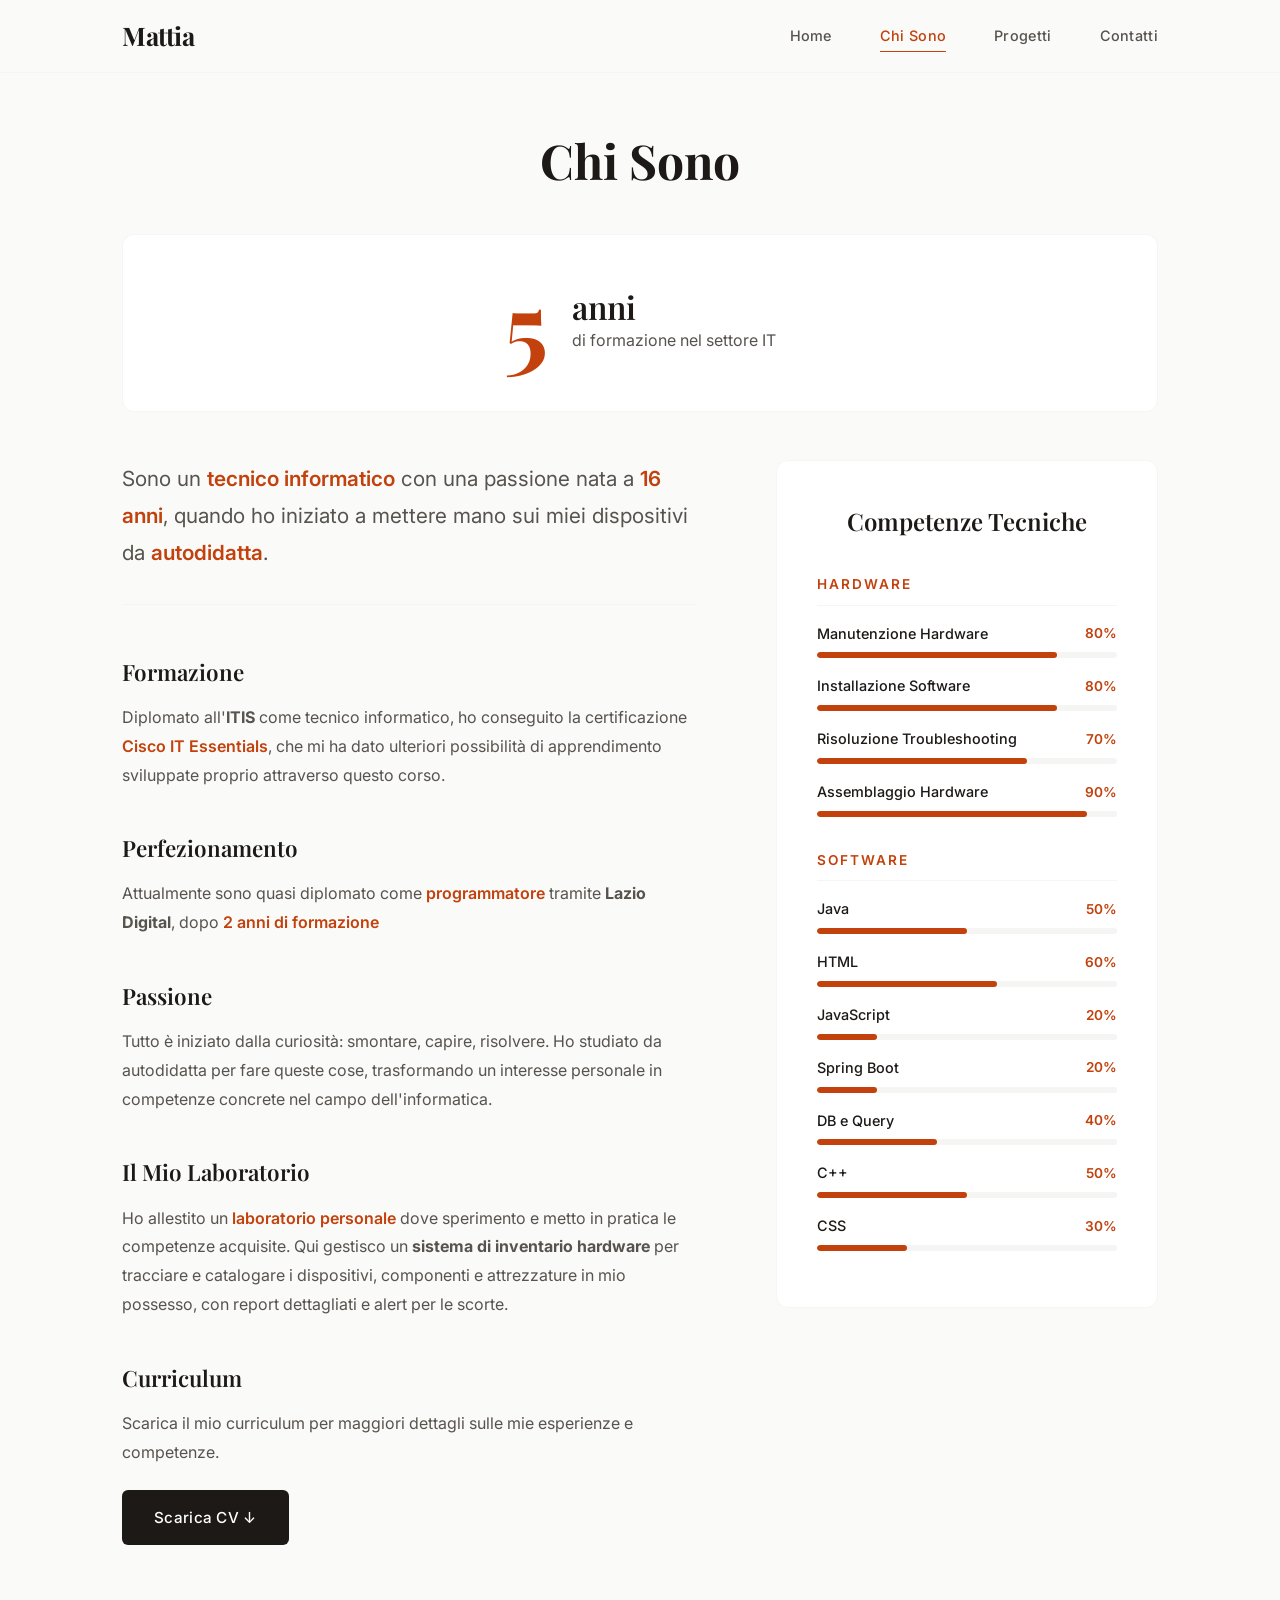
<file: Portfolio_website/frontend/about.html>
<!DOCTYPE html>
<html lang="it">
<head>
    <meta charset="UTF-8">
    <meta name="viewport" content="width=device-width, initial-scale=1.0">
    <title>Chi Sono | Mattia Verdinelli</title>
    <link rel="preconnect" href="https://fonts.googleapis.com">
    <link href="https://fonts.googleapis.com/css2?family=Inter:wght@300;400;500;600;700&family=Playfair+Display:wght@600;700&display=swap" rel="stylesheet">
    <link rel="stylesheet" href="css/main.css">
    <link rel="stylesheet" href="css/responsive.css">
</head>
<body>
    <!-- NAVBAR -->
    <nav class="navbar">
        <div class="nav-container">
            <a href="index.html" class="nav-logo">Mattia</a>
            
            <ul class="nav-menu">
                <li><a href="index.html" class="nav-link">Home</a></li>
                <li><a href="about.html" class="nav-link active">Chi Sono</a></li>
                <li><a href="projects.html" class="nav-link">Progetti</a></li>
                <li><a href="contact.html" class="nav-link">Contatti</a></li>
            </ul>
            
            <div class="hamburger">
                <span class="bar"></span>
                <span class="bar"></span>
                <span class="bar"></span>
            </div>
        </div>
    </nav>
    
    <!-- ABOUT PAGE -->
    <section class="about-page">
        <div class="container">
            <h1 class="page-title">Chi Sono</h1>
            
            <!-- ESPERIENZA IN EVIDENZA -->
            <div class="experience-highlight">
                <span class="experience-number">5</span>
                <div class="experience-text">
                    <span class="experience-years">anni</span>
                    <span class="experience-label">di formazione nel settore IT</span>
                </div>
            </div>
            
            <div class="about-content">
                <div class="about-text">
                    <p class="about-lead">
                        Sono un <span class="accent">tecnico informatico</span> con una passione nata a <span class="accent">16 anni</span>, 
                        quando ho iniziato a mettere mano sui miei dispositivi da <span class="accent">autodidatta</span>.
                    </p>
                    
                    <div class="about-block">
                        <h3>Formazione</h3>
                        <p>
                            Diplomato all'<strong>ITIS</strong> come tecnico informatico, ho conseguito la certificazione 
                            <span class="accent">Cisco IT Essentials</span>, che mi ha dato ulteriori possibilità di apprendimento 
                            sviluppate proprio attraverso questo corso.
                        </p>
                    </div>
                    
                    <div class="about-block">
                        <h3>Perfezionamento</h3>
                        <p>
                            Attualmente sono quasi diplomato come <span class="accent">programmatore</span> tramite 
                            <strong>Lazio Digital</strong>, dopo <span class="accent">2 anni di formazione</span>
                        </p>
                    </div>
                    
                    <div class="about-block">
                        <h3>Passione</h3>
                        <p>
                            Tutto è iniziato dalla curiosità: smontare, capire, risolvere. 
                            Ho studiato da autodidatta per fare queste cose, trasformando un interesse personale 
                            in competenze concrete nel campo dell'informatica.
                        </p>
                    </div>
                    
                    <div class="about-block">
                        <h3>Il Mio Laboratorio</h3>
                        <p>
                            Ho allestito un <span class="accent">laboratorio personale</span> dove sperimento e metto in pratica 
                            le competenze acquisite. Qui gestisco un <strong>sistema di inventario hardware</strong> 
                            per tracciare e catalogare i dispositivi, componenti e attrezzature in mio possesso, 
                            con report dettagliati e alert per le scorte.
                        </p>
                    </div>
                    
                    <div class="about-block about-block-cv">
                        <h3>Curriculum</h3>
                        <p>
                            Scarica il mio curriculum per maggiori dettagli sulle mie esperienze e competenze.
                        </p>
                        <a href="assets/documents/CV-Mattia-Verdinelli.pdf" class="btn btn-primary" download>
                            Scarica CV ↓
                        </a>
                    </div>
                </div>
                
                <!-- COMPETENZE CON BARRE -->
                <div class="skills-panel">
                    <h3 class="skills-title">Competenze Tecniche</h3>
                    
                    <div class="skills-category">
                        <h4>Hardware</h4>
                        
                        <div class="skill-item">
                            <div class="skill-header">
                                <span>Manutenzione Hardware</span>
                                <span class="skill-percent">80%</span>
                            </div>
                            <div class="skill-bar">
                                <div class="skill-fill" style="width: 80%;"></div>
                            </div>
                        </div>
                        
                        <div class="skill-item">
                            <div class="skill-header">
                                <span>Installazione Software</span>
                                <span class="skill-percent">80%</span>
                            </div>
                            <div class="skill-bar">
                                <div class="skill-fill" style="width: 80%;"></div>
                            </div>
                        </div>
                        
                        <div class="skill-item">
                            <div class="skill-header">
                                <span>Risoluzione Troubleshooting</span>
                                <span class="skill-percent">70%</span>
                            </div>
                            <div class="skill-bar">
                                <div class="skill-fill" style="width: 70%;"></div>
                            </div>
                        </div>
                        
                        <div class="skill-item">
                            <div class="skill-header">
                                <span>Assemblaggio Hardware</span>
                                <span class="skill-percent">90%</span>
                            </div>
                            <div class="skill-bar">
                                <div class="skill-fill" style="width: 90%;"></div>
                            </div>
                        </div>
                    </div>
                    
                    <div class="skills-category">
                        <h4>Software</h4>
                        
                        <div class="skill-item">
                            <div class="skill-header">
                                <span>Java</span>
                                <span class="skill-percent">50%</span>
                            </div>
                            <div class="skill-bar">
                                <div class="skill-fill" style="width: 50%;"></div>
                            </div>
                        </div>
                        
                        <div class="skill-item">
                            <div class="skill-header">
                                <span>HTML</span>
                                <span class="skill-percent">60%</span>
                            </div>
                            <div class="skill-bar">
                                <div class="skill-fill" style="width: 60%;"></div>
                            </div>
                        </div>
                        
                        <div class="skill-item">
                            <div class="skill-header">
                                <span>JavaScript</span>
                                <span class="skill-percent">20%</span>
                            </div>
                            <div class="skill-bar">
                                <div class="skill-fill" style="width: 20%;"></div>
                            </div>
                        </div>
                        
                        <div class="skill-item">
                            <div class="skill-header">
                                <span>Spring Boot</span>
                                <span class="skill-percent">20%</span>
                            </div>
                            <div class="skill-bar">
                                <div class="skill-fill" style="width: 20%;"></div>
                            </div>
                        </div>
                        
                        <div class="skill-item">
                            <div class="skill-header">
                                <span>DB e Query</span>
                                <span class="skill-percent">40%</span>
                            </div>
                            <div class="skill-bar">
                                <div class="skill-fill" style="width: 40%;"></div>
                            </div>
                        </div>
                        
                        <div class="skill-item">
                            <div class="skill-header">
                                <span>C++</span>
                                <span class="skill-percent">50%</span>
                            </div>
                            <div class="skill-bar">
                                <div class="skill-fill" style="width: 50%;"></div>
                            </div>
                        </div>
                        
                        <div class="skill-item">
                            <div class="skill-header">
                                <span>CSS</span>
                                <span class="skill-percent">30%</span>
                            </div>
                            <div class="skill-bar">
                                <div class="skill-fill" style="width: 30%;"></div>
                            </div>
                        </div>
                    </div>
                </div>
            </div>
        </div>
    </section>

    <script src="js/main.js"></script>
</body>
</html>
</file>
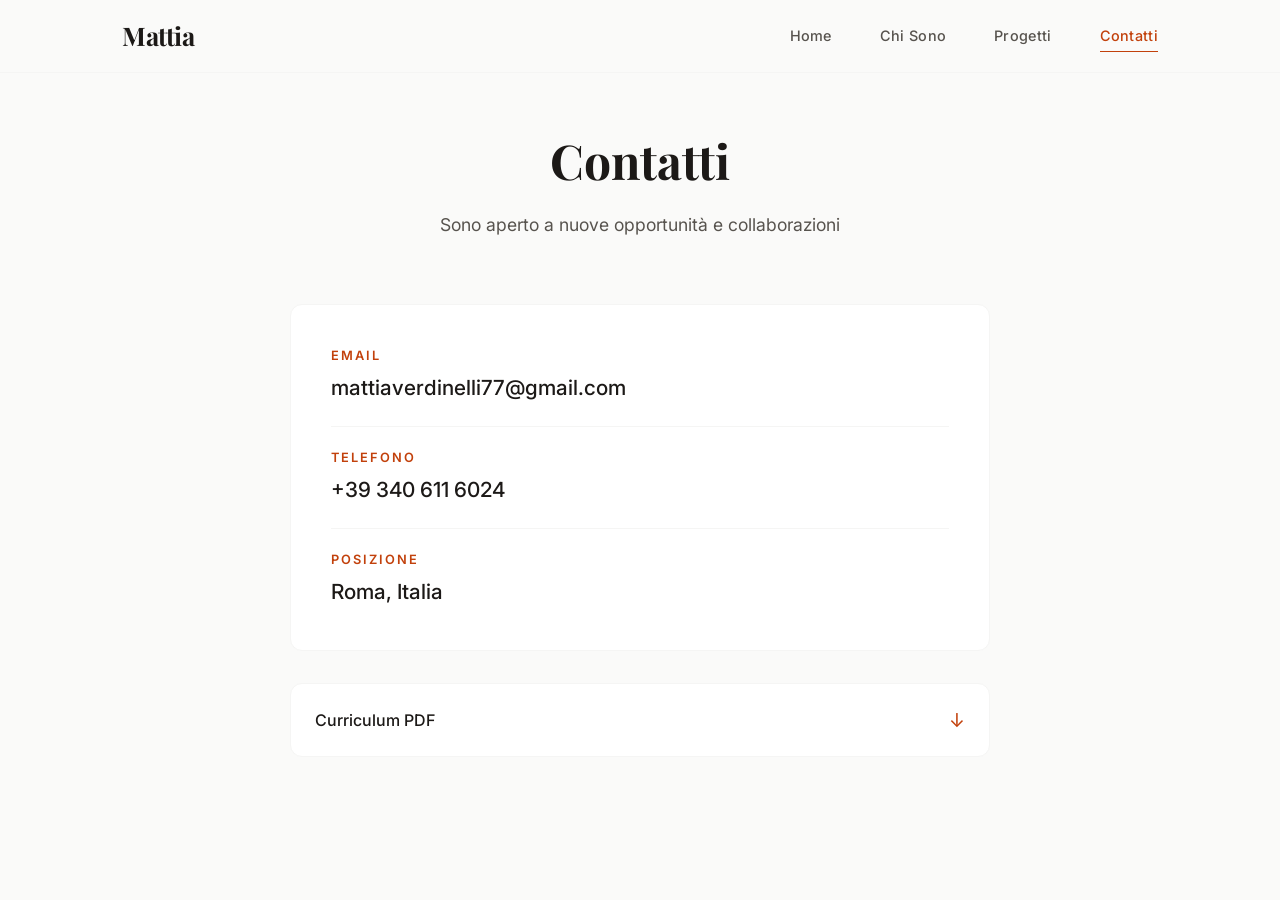
<file: Portfolio_website/frontend/contact.html>
<!DOCTYPE html>
<html lang="it">
<head>
    <meta charset="UTF-8">
    <meta name="viewport" content="width=device-width, initial-scale=1.0">
    <title>Contatti | Mattia Verdinelli</title>
    <link rel="preconnect" href="https://fonts.googleapis.com">
    <link href="https://fonts.googleapis.com/css2?family=Inter:wght@300;400;500;600;700&family=Playfair+Display:wght@600;700&display=swap" rel="stylesheet">
    <link rel="stylesheet" href="css/main.css">
    <link rel="stylesheet" href="css/responsive.css">
</head>
<body>
    <!-- NAVBAR -->
    <nav class="navbar">
        <div class="nav-container">
            <a href="index.html" class="nav-logo">Mattia</a>
            
            <ul class="nav-menu">
                <li><a href="index.html" class="nav-link">Home</a></li>
                <li><a href="about.html" class="nav-link">Chi Sono</a></li>
                <li><a href="projects.html" class="nav-link">Progetti</a></li>
                <li><a href="contact.html" class="nav-link active">Contatti</a></li>
            </ul>
            
            <div class="hamburger">
                <span class="bar"></span>
                <span class="bar"></span>
                <span class="bar"></span>
            </div>
        </div>
    </nav>
    
    <!-- CONTACT PAGE -->
    <section class="contact-page">
        <div class="container">
            <div class="contact-header">
                <h1 class="page-title">Contatti</h1>
                <p class="page-subtitle">Sono aperto a nuove opportunità e collaborazioni</p>
            </div>
            
            <div class="contact-layout">
                <!-- Info principali -->
                <div class="contact-main">
                    <div class="contact-item">
                        <span class="contact-label">Email</span>
                        <a href="mailto:mattia.verdinelli@email.it" class="contact-value">mattiaverdinelli77@gmail.com</a>
                    </div>
                    
                    <div class="contact-divider"></div>
                    
                    <div class="contact-item">
                        <span class="contact-label">Telefono</span>
                        <a href="tel:+391234567890" class="contact-value">+39 340 611 6024</a>
                    </div>
                    
                    <div class="contact-divider"></div>
                    
                    <div class="contact-item">
                        <span class="contact-label">Posizione</span>
                        <span class="contact-value">Roma, Italia</span>
                    </div>
                </div>
                
                <!-- Social / Link -->
                
                    
                    <a href="assets/documents/CV-Mattia-Verdinelli.pdf" class="social-link" download>
                        <span class="social-name">Curriculum PDF</span>
                        <span class="social-arrow">↓</span>
                    </a>
                </div>
            </div>
        </div>
    </section>

    <script src="js/main.js"></script>
</body>
</html>
</file>
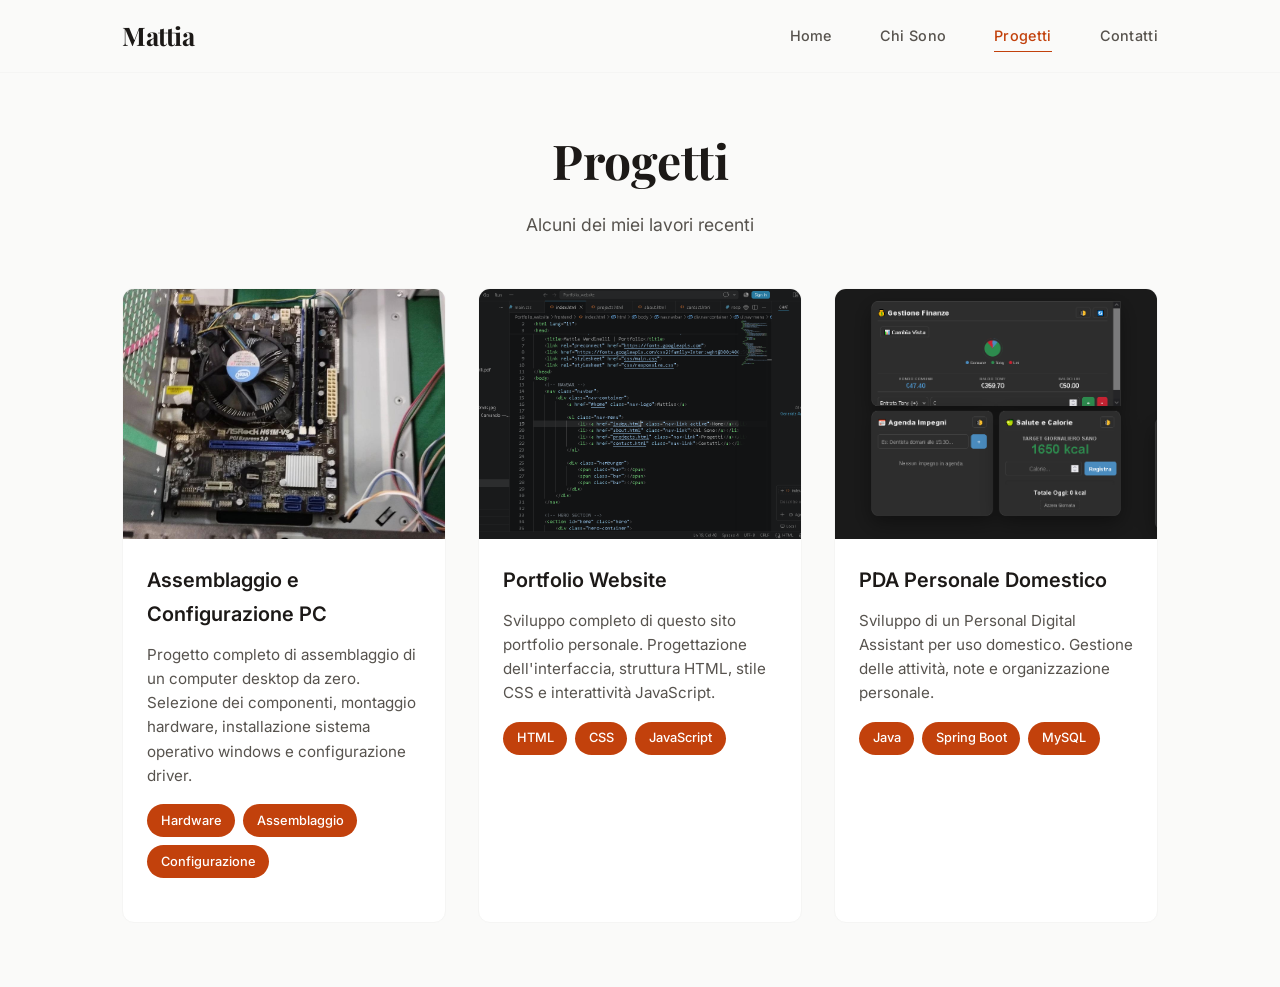
<file: Portfolio_website/frontend/projects.html>
<!DOCTYPE html>
<html lang="it">
<head>
    <meta charset="UTF-8">
    <meta name="viewport" content="width=device-width, initial-scale=1.0">
    <title>Progetti | Mattia Verdinelli</title>
    <link rel="preconnect" href="https://fonts.googleapis.com">
    <link href="https://fonts.googleapis.com/css2?family=Inter:wght@300;400;500;600;700&family=Playfair+Display:wght@600;700&display=swap" rel="stylesheet">
    <link rel="stylesheet" href="css/main.css">
    <link rel="stylesheet" href="css/responsive.css">
</head>
<body>
    <!-- NAVBAR -->
    <nav class="navbar">
        <div class="nav-container">
            <a href="index.html" class="nav-logo">Mattia</a>
            
            <ul class="nav-menu">
                <li><a href="index.html" class="nav-link">Home</a></li>
                <li><a href="about.html" class="nav-link">Chi Sono</a></li>
                <li><a href="projects.html" class="nav-link active">Progetti</a></li>
                <li><a href="contact.html" class="nav-link">Contatti</a></li>
            </ul>
            
            <div class="hamburger">
                <span class="bar"></span>
                <span class="bar"></span>
                <span class="bar"></span>
            </div>
        </div>
    </nav>
    
    <!-- PROJECTS PAGE -->
    <section class="projects-page">
        <div class="container">
            <h1 class="page-title">Progetti</h1>
            <p class="page-subtitle">Alcuni dei miei lavori recenti</p>
            
            <div class="projects-grid">
                <!-- Progetto 1: Assemblaggio PC -->
                <div class="project-card">
                    <div class="project-image">
                        <img src="assets/images/projects/40717.jpg" alt="Assemblaggio PC">
                    </div>
                    <div class="project-content">
                        <h3>Assemblaggio e Configurazione PC</h3>
                        <p>Progetto completo di assemblaggio di un computer desktop da zero. Selezione dei componenti, montaggio hardware, installazione sistema operativo windows e configurazione driver.</p>
                        <div class="project-tags">
                            <span class="tag">Hardware</span>
                            <span class="tag">Assemblaggio</span>
                            <span class="tag">Configurazione</span>
                        </div>
                        <div class="project-links">
                        </div>
                    </div>
                </div>

                <!-- Progetto 2: Portfolio Website -->
                <div class="project-card">
                    <div class="project-image">
                        <img src="assets/images/projects/index.html - Portfolio_website - Visual Studio Code 28_07_2026 22_00_09.png" alt="Portfolio Website">
                    </div>
                    <div class="project-content">
                        <h3>Portfolio Website</h3>
                        <p>Sviluppo completo di questo sito portfolio personale. Progettazione dell'interfaccia, struttura HTML, stile CSS e interattività JavaScript.</p>
                        <div class="project-tags">
                            <span class="tag">HTML</span>
                            <span class="tag">CSS</span>
                            <span class="tag">JavaScript</span>
                        </div>
                        <div class="project-links">
                        </div>
                    </div>
                </div>

                <!-- Progetto 3: PDA Personale Domestico -->
                <div class="project-card">
                    <div class="project-image">
                        <img src="assets/images/projects/PDA - Controllo di Comando — Mozilla Firefox 28_07_2026 21_56_45.png" alt="PDA Personale Domestico">
                    </div>
                    <div class="project-content">
                        <h3>PDA Personale Domestico</h3>
                        <p>Sviluppo di un Personal Digital Assistant per uso domestico. Gestione delle attività, note e organizzazione personale.</p>
                        <div class="project-tags">
                            <span class="tag">Java</span>
                            <span class="tag">Spring Boot</span>
                            <span class="tag">MySQL</span>
                        </div>
                        <div class="project-links">
                        </div>
                    </div>
                </div>

                
        </div>
    </section>

    <script src="js/main.js"></script>
</body>
</html>
</file>
<file: Portfolio_website/frontend/css/main.css>
/* ========================================
   VARIABILI - TEMA CHIARO
   ======================================== */
:root {
    --bg: #fafaf9;
    --bg-card: #ffffff;
    --text-primary: #1c1917;
    --text-secondary: #57534e;
    --text-muted: #a8a29e;
    --accent: #c2410c;
    --accent-light: #ea580c;
    --border: #e7e5e4;
    --border-light: #f5f5f4;
    --shadow: 0 1px 3px rgba(0, 0, 0, 0.05);
    --shadow-lg: 0 10px 40px rgba(0, 0, 0, 0.08);
    --radius: 6px;
    --transition: all 0.25s cubic-bezier(0.4, 0, 0.2, 1);
}

/* ========================================
   RESET & BASE
   ======================================== */
* {
    margin: 0;
    padding: 0;
    box-sizing: border-box;
}

html {
    scroll-behavior: smooth;
    font-size: 16px;
}

body {
    font-family: 'Inter', system-ui, -apple-system, sans-serif;
    background-color: var(--bg);
    color: var(--text-primary);
    line-height: 1.7;
    -webkit-font-smoothing: antialiased;
}

/* ========================================
   NAVBAR
   ======================================== */
.navbar {
    position: fixed;
    top: 0;
    width: 100%;
    background: rgba(250, 250, 249, 0.92);
    backdrop-filter: blur(12px);
    border-bottom: 1px solid var(--border-light);
    z-index: 1000;
}

.nav-container {
    max-width: 1100px;
    margin: 0 auto;
    display: flex;
    justify-content: space-between;
    align-items: center;
    height: 72px;
    padding: 0 2rem;
}

.nav-logo {
    font-family: 'Playfair Display', serif;
    font-size: 1.6rem;
    font-weight: 700;
    color: var(--text-primary);
    text-decoration: none;
    letter-spacing: -0.5px;
    transition: var(--transition);
}

.nav-logo:hover {
    color: var(--accent);
}

.nav-menu {
    display: flex;
    list-style: none;
    gap: 3rem;
}

.nav-link {
    color: var(--text-secondary);
    text-decoration: none;
    font-weight: 500;
    font-size: 0.9rem;
    letter-spacing: 0.3px;
    padding: 0.5rem 0;
    position: relative;
    transition: var(--transition);
}

.nav-link:hover {
    color: var(--text-primary);
}

.nav-link.active {
    color: var(--accent);
}

.nav-link::after {
    content: '';
    position: absolute;
    bottom: 0;
    left: 0;
    width: 0;
    height: 1.5px;
    background: var(--accent);
    transition: var(--transition);
}

.nav-link:hover::after,
.nav-link.active::after {
    width: 100%;
}

.hamburger {
    display: none;
    cursor: pointer;
    padding: 0.5rem;
}

.bar {
    display: block;
    width: 22px;
    height: 1.5px;
    margin: 5px auto;
    background: var(--text-primary);
    border-radius: 1px;
    transition: var(--transition);
}

/* ========================================
   HERO - DUE COLONNE
   ======================================== */
.hero {
    min-height: 100vh;
    display: flex;
    align-items: center;
    justify-content: center;
    padding: 100px 2rem 4rem;
}

.hero-container {
    max-width: 1100px;
    width: 100%;
    display: grid;
    grid-template-columns: 1.3fr 1fr;
    gap: 5rem;
    align-items: center;
    animation: fadeInUp 0.8s ease-out;
}

.hero-text {
    text-align: left;
}

.hero-subtitle {
    color: var(--accent);
    font-size: 0.85rem;
    font-weight: 600;
    letter-spacing: 3px;
    text-transform: uppercase;
    margin-bottom: 1rem;
}

.hero-title {
    font-family: 'Playfair Display', serif;
    font-size: clamp(3rem, 6vw, 5rem);
    font-weight: 700;
    color: var(--text-primary);
    line-height: 1.05;
    margin-bottom: 1rem;
    letter-spacing: -1px;
}

.hero-role {
    font-size: 1.3rem;
    font-weight: 400;
    color: var(--text-secondary);
    margin-bottom: 1.5rem;
}

.hero-line {
    width: 60px;
    height: 2px;
    background: var(--accent);
    margin-bottom: 1.5rem;
}

.hero-description {
    font-size: 1.05rem;
    color: var(--text-secondary);
    margin-bottom: 2rem;
    max-width: 480px;
    line-height: 1.8;
}

.accent {
    color: var(--accent);
    font-weight: 600;
    text-decoration: none;
    border-bottom: none;
    padding-bottom: 0;
}

/* FOTO */
.hero-image {
    display: flex;
    justify-content: center;
    align-items: center;
}

.hero-image img {
    width: 380px;
    height: 380px;
    object-fit: cover;
    border-radius: 12px;
    box-shadow: var(--shadow-lg);
    transition: var(--transition);
}

.hero-image img:hover {
    transform: scale(1.02);
}

/* Bottoni */
.hero-buttons {
    display: flex;
    gap: 1.5rem;
    align-items: center;
    flex-wrap: wrap;
}

.btn {
    display: inline-flex;
    align-items: center;
    gap: 0.5rem;
    padding: 0.9rem 2rem;
    border-radius: var(--radius);
    text-decoration: none;
    font-weight: 500;
    font-size: 0.95rem;
    transition: var(--transition);
    letter-spacing: 0.3px;
}

.btn-primary {
    background: var(--text-primary);
    color: #ffffff;
}

.btn-primary:hover {
    background: var(--accent);
    transform: translateY(-2px);
    box-shadow: var(--shadow-lg);
}

.btn-secondary {
    color: var(--text-secondary);
    padding: 0.9rem 0;
    background: none;
    border: none;
}

.btn-secondary:hover {
    color: var(--accent);
}

/* ========================================
   SEZIONI GENERALI
   ======================================== */
.container {
    max-width: 1100px;
    margin: 0 auto;
    padding: 0 2rem;
}

.section-title {
    font-family: 'Playfair Display', serif;
    font-size: 2.5rem;
    font-weight: 700;
    color: var(--text-primary);
    margin-bottom: 0.5rem;
    text-align: center;
}

.section-subtitle {
    color: var(--text-secondary);
    text-align: center;
    margin-bottom: 3rem;
    font-size: 1.05rem;
}

/* ========================================
   PAGINA CHI SONO
   ======================================== */
.about-page {
    padding: 120px 0 4rem;
    background: var(--bg);
    min-height: 100vh;
}

.about-content {
    display: grid;
    grid-template-columns: 1.5fr 1fr;
    gap: 5rem;
    align-items: start;
    margin-top: 3rem;
}

.about-text {
    text-align: left;
}

.about-lead {
    font-size: 1.3rem;
    line-height: 1.8;
    color: var(--text-secondary);
    margin-bottom: 3rem;
    padding-bottom: 2rem;
    border-bottom: 1px solid var(--border-light);
}

.about-block {
    margin-bottom: 2.5rem;
}

.about-block-cv {
    margin-bottom: 5rem;
}

.about-block h3 {
    font-family: 'Playfair Display', serif;
    font-size: 1.4rem;
    font-weight: 600;
    color: var(--text-primary);
    margin-bottom: 0.75rem;
}

.about-block p {
    color: var(--text-secondary);
    line-height: 1.8;
    font-size: 1rem;
    margin-bottom: 1.5rem;
}

/* ESPERIENZA IN EVIDENZA */
.experience-highlight {
    display: flex;
    align-items: center;
    justify-content: center;
    gap: 1.5rem;
    margin: 2rem 0 3rem;
    padding: 2.5rem;
    background: var(--bg-card);
    border-radius: 12px;
    border: 1px solid var(--border-light);
    text-align: center;
}

.experience-number {
    font-family: 'Playfair Display', serif;
    font-size: 6rem;
    font-weight: 700;
    color: var(--accent);
    line-height: 1;
}

.experience-text {
    display: flex;
    flex-direction: column;
    align-items: flex-start;
    text-align: left;
}

.experience-years {
    font-family: 'Playfair Display', serif;
    font-size: 2rem;
    font-weight: 600;
    color: var(--text-primary);
    line-height: 1;
    text-transform: lowercase;
}

.experience-label {
    font-size: 1rem;
    color: var(--text-secondary);
    margin-top: 0.25rem;
}

/* COMPETENZE - BARRE PERCENTUALI */
.skills-panel {
    background: var(--bg-card);
    border-radius: 12px;
    padding: 2.5rem;
    border: 1px solid var(--border-light);
    position: sticky;
    top: 100px;
}

.skills-title {
    font-family: 'Playfair Display', serif;
    font-size: 1.5rem;
    font-weight: 600;
    color: var(--text-primary);
    margin-bottom: 2rem;
    text-align: center;
}

.skills-category {
    margin-bottom: 2rem;
}

.skills-category:last-child {
    margin-bottom: 0;
}

.skills-category h4 {
    font-size: 0.85rem;
    font-weight: 600;
    color: var(--accent);
    text-transform: uppercase;
    letter-spacing: 2px;
    margin-bottom: 1rem;
    padding-bottom: 0.5rem;
    border-bottom: 1px solid var(--border-light);
}

.skill-item {
    margin-bottom: 1rem;
}

.skill-header {
    display: flex;
    justify-content: space-between;
    align-items: center;
    margin-bottom: 0.4rem;
}

.skill-header span:first-child {
    font-size: 0.9rem;
    font-weight: 500;
    color: var(--text-primary);
}

.skill-percent {
    font-size: 0.85rem;
    font-weight: 600;
    color: var(--accent);
}

.skill-bar {
    width: 100%;
    height: 6px;
    background: var(--border-light);
    border-radius: 3px;
    overflow: hidden;
}

.skill-fill {
    height: 100%;
    background: var(--accent);
    border-radius: 3px;
    transition: width 1s ease-out;
}

/* ========================================
   PAGINA PROGETTI
   ======================================== */
.projects-page {
    padding: 120px 0 4rem;
    background: var(--bg);
    min-height: 100vh;
}

.page-title {
    font-family: 'Playfair Display', serif;
    font-size: 3rem;
    font-weight: 700;
    color: var(--text-primary);
    text-align: center;
    margin-bottom: 0.5rem;
}

.page-subtitle {
    color: var(--text-secondary);
    text-align: center;
    margin-bottom: 3rem;
    font-size: 1.1rem;
}

.projects-grid {
    display: grid;
    grid-template-columns: repeat(auto-fit, minmax(320px, 1fr));
    gap: 2rem;
}

.project-card {
    background: var(--bg-card);
    border-radius: 12px;
    overflow: hidden;
    border: 1px solid var(--border-light);
    transition: var(--transition);
}

.project-card:hover {
    transform: translateY(-5px);
    box-shadow: var(--shadow-lg);
    border-color: var(--border);
}

.project-image {
    width: 100%;
    height: 250px;
    overflow: hidden;
    background: linear-gradient(135deg, #e7e5e4 0%, #d6d3d1 100%);
}

.project-image img {
    width: 100%;
    height: 100%;
    object-fit: cover;
    object-position: top;
    transition: var(--transition);
}

.project-card:hover .project-image img {
    transform: scale(1.05);
}

.project-content {
    padding: 1.5rem;
}

.project-content h3 {
    font-size: 1.25rem;
    font-weight: 600;
    color: var(--text-primary);
    margin-bottom: 0.75rem;
}

.project-content p {
    color: var(--text-secondary);
    font-size: 0.95rem;
    line-height: 1.6;
    margin-bottom: 1rem;
}

.project-tags {
    display: flex;
    gap: 0.5rem;
    flex-wrap: wrap;
    margin-bottom: 1.25rem;
}

/* TAG ARANCIONE PIENO */
.tag {
    background: var(--accent);
    color: #ffffff;
    padding: 0.35rem 0.85rem;
    border-radius: 20px;
    font-size: 0.8rem;
    font-weight: 500;
}

.project-links {
    display: flex;
    gap: 1.5rem;
}

.project-link {
    color: var(--accent);
    text-decoration: none;
    font-weight: 500;
    font-size: 0.9rem;
    transition: var(--transition);
}

.project-link:hover {
    color: var(--accent-light);
}

/* ========================================
   PROGETTO PROSSIMAMENTE
   ======================================== */
.project-upcoming {
    opacity: 0.85;
    position: relative;
}

.project-upcoming .project-image {
    background: linear-gradient(135deg, #d6d3d1 0%, #a8a29e 100%);
    display: flex;
    align-items: center;
    justify-content: center;
    position: relative;
}

.upcoming-badge {
    background: var(--accent);
    color: #ffffff;
    padding: 0.5rem 1.5rem;
    border-radius: 20px;
    font-size: 0.85rem;
    font-weight: 600;
    letter-spacing: 1px;
    text-transform: uppercase;
}

/* ========================================
   PAGINA CONTATTI - RIFATTA
   ======================================== */
.contact-page {
    padding: 120px 0 4rem;
    background: var(--bg);
    min-height: 100vh;
}

.contact-header {
    text-align: center;
    margin-bottom: 4rem;
}

.contact-layout {
    max-width: 700px;
    margin: 0 auto;
}

.contact-main {
    background: var(--bg-card);
    border-radius: 12px;
    border: 1px solid var(--border-light);
    padding: 2.5rem;
    margin-bottom: 2rem;
}

.contact-item {
    display: flex;
    flex-direction: column;
    gap: 0.25rem;
    padding: 1.25rem 0;
}

.contact-item:first-child {
    padding-top: 0;
}

.contact-item:last-child {
    padding-bottom: 0;
}

.contact-label {
    font-size: 0.8rem;
    font-weight: 600;
    text-transform: uppercase;
    letter-spacing: 2px;
    color: var(--accent);
}

.contact-value {
    font-size: 1.3rem;
    font-weight: 500;
    color: var(--text-primary);
    text-decoration: none;
    transition: var(--transition);
}

.contact-value:hover {
    color: var(--accent);
}

.contact-divider {
    height: 1px;
    background: var(--border-light);
}

/* Social links */
.contact-social {
    display: flex;
    flex-direction: column;
    gap: 0.75rem;
}

.social-link {
    display: flex;
    justify-content: space-between;
    align-items: center;
    padding: 1.25rem 1.5rem;
    background: var(--bg-card);
    border-radius: 12px;
    border: 1px solid var(--border-light);
    text-decoration: none;
    transition: var(--transition);
}

.social-link:hover {
    border-color: var(--accent);
    transform: translateX(5px);
}

.social-name {
    font-size: 1rem;
    font-weight: 500;
    color: var(--text-primary);
}

.social-arrow {
    font-size: 1.2rem;
    color: var(--accent);
    transition: var(--transition);
}

.social-link:hover .social-arrow {
    transform: translateX(5px);
}

/* ========================================
   ANIMATIONS
   ======================================== */
@keyframes fadeInUp {
    from {
        opacity: 0;
        transform: translateY(25px);
    }
    to {
        opacity: 1;
        transform: translateY(0);
    }
}
</file>
<file: Portfolio_website/frontend/css/responsive.css>
/* ========================================
   RESPONSIVE
   ======================================== */
@media (max-width: 768px) {
    .hamburger {
        display: block;
    }
    
    .hamburger.active .bar:nth-child(1) {
        transform: translateY(6.5px) rotate(45deg);
    }
    
    .hamburger.active .bar:nth-child(2) {
        opacity: 0;
    }
    
    .hamburger.active .bar:nth-child(3) {
        transform: translateY(-6.5px) rotate(-45deg);
    }
    
    .nav-menu {
        position: fixed;
        left: -100%;
        top: 72px;
        flex-direction: column;
        gap: 0;
        background: var(--bg-card);
        width: 100%;
        text-align: left;
        transition: 0.35s ease;
        border-bottom: 1px solid var(--border);
        box-shadow: var(--shadow-lg);
        padding: 1rem 0;
    }
    
    .nav-menu.active {
        left: 0;
    }
    
    .nav-link {
        display: block;
        padding: 1rem 2rem;
        font-size: 1rem;
    }
    
    .nav-link::after {
        display: none;
    }
    
    .nav-link:hover {
        background: var(--bg);
    }
    
    /* Hero Mobile */
    .hero-container {
        grid-template-columns: 1fr;
        gap: 2rem;
        text-align: center;
    }
    
    .hero-text {
        text-align: center;
    }
    
    .hero-line {
        margin: 0 auto 1.5rem;
    }
    
    .hero-description {
        margin-left: auto;
        margin-right: auto;
    }
    
    .hero-buttons {
        justify-content: center;
    }
    
    .hero-image img {
        width: 280px;
        height: 280px;
    }
    
    .hero-title {
        font-size: 2.5rem;
    }
    
    /* About Mobile */
    .about-content {
        grid-template-columns: 1fr;
        gap: 3rem;
    }
    
    .about-image img {
        max-width: 280px;
        height: 350px;
    }
    
    .about-lead {
        font-size: 1.1rem;
    }
    
    .about-block-cv {
        margin-bottom: 3rem;
    }
    
    .experience-highlight {
        flex-direction: column;
        gap: 0.5rem;
        padding: 1.5rem;
    }
    
    .experience-number {
        font-size: 4rem;
    }
    
    .experience-text {
        align-items: center;
        text-align: center;
    }
    
    .experience-years {
        font-size: 1.5rem;
    }
    
    .skills-panel {
        position: static;
        padding: 1.5rem;
    }
    
    .skills-title {
        font-size: 1.3rem;
    }
    
    /* Progetti Mobile */
    .page-title {
        font-size: 2.2rem;
    }
    
    .projects-grid {
        grid-template-columns: 1fr;
    }
    
    /* Contatti Mobile */
    .contact-main {
        padding: 1.5rem;
    }
    
    .contact-value {
        font-size: 1.1rem;
    }
    
    .social-link:hover {
        transform: translateX(3px);
    }
}

@media (max-width: 480px) {
    .hero-title {
        font-size: 2rem;
    }
    
    .hero-role {
        font-size: 1.1rem;
    }
    
    .btn {
        width: 100%;
        justify-content: center;
    }
}
</file>
